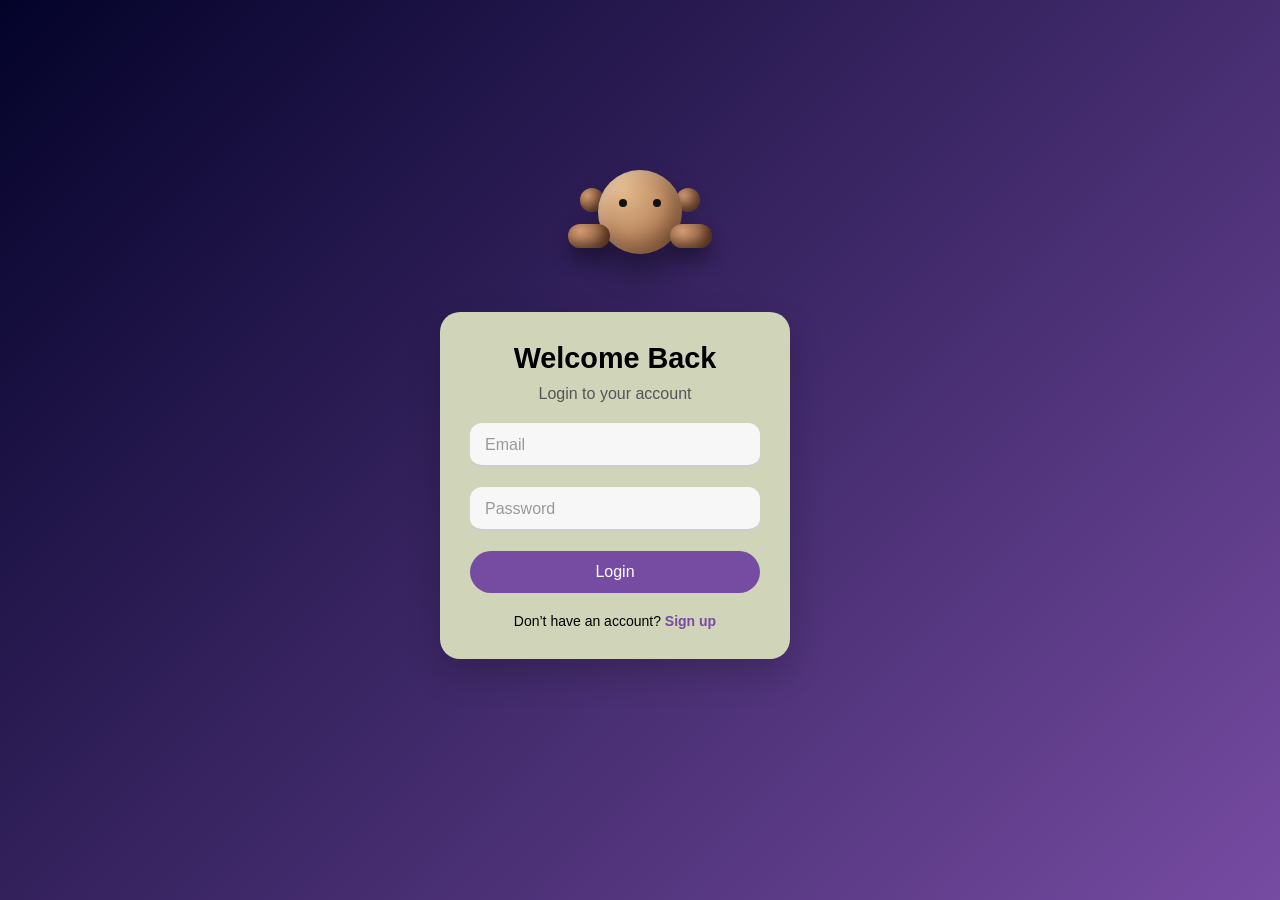
<file: index.html>
<!DOCTYPE html>
<html lang="en">
<head>
  <meta charset="UTF-8">
  <title>Login</title>
  <!-- VIEWPORT for mobile -->
  <meta name="viewport" content="width=device-width, initial-scale=1.0">
  <link rel="stylesheet" href="style.css">
</head>
<body>

  <!-- LOGIN WRAPPER -->
  <div class="login-wrapper">

    <!-- Monkey animation -->
    <div class="monkey-wrapper">
      <div class="monkey">
        <div class="ear left"></div>
        <div class="ear right"></div>

        <div class="face">
          <div class="eye left"></div>
          <div class="eye right"></div>
        </div>

        <div class="hand left-hand"></div>
        <div class="hand right-hand"></div>
      </div>
    </div>

    <!-- Login Card -->
    <div class="container">
      <h2 class="title">Welcome Back</h2>
      <p class="subtitle">Login to your account</p>

      <form class="form">
        <div class="input-box">
          <input type="email" required>
          <label>Email</label>
        </div>

        <div class="input-box">
          <input type="password" id="password" required>
          <label>Password</label>
        </div>

        <button type="submit">Login</button>
      </form>

      <p class="switch">
        Don’t have an account?
        <a href="signup.html">Sign up</a>
      </p>
    </div>

  </div>

  <script src="script.js"></script>
</body>
</html>
</file>
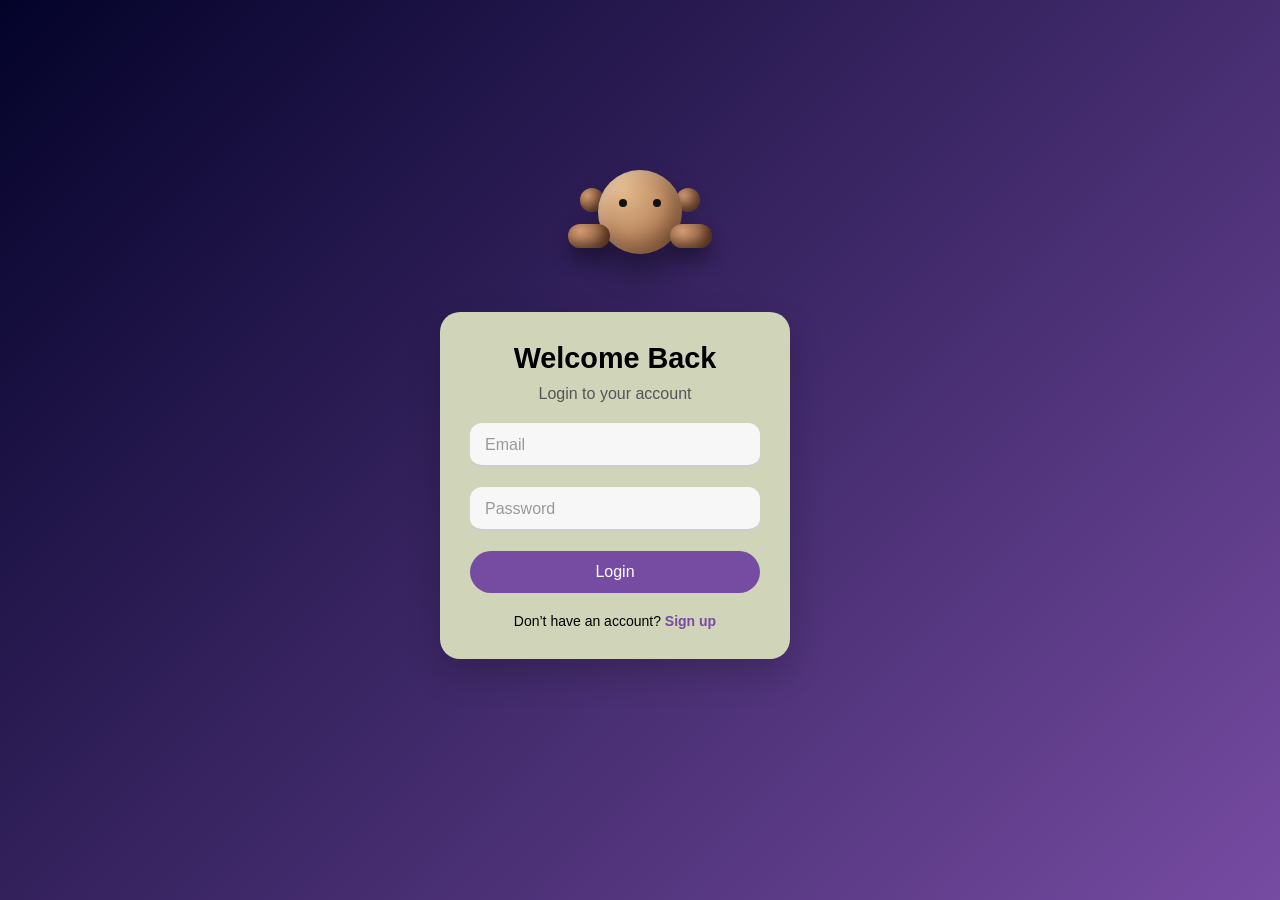
<file: login.html>
<!DOCTYPE html>
<html lang="en">
<head>
  <meta charset="UTF-8">
  <title>Login</title>
  <link rel="stylesheet" href="style.css">
</head>
<body>

  <!-- LOGIN WRAPPER (IMPORTANT) -->
  <div class="login-wrapper">

    <!-- Monkey ABOVE container -->
    <div class="monkey-wrapper">
      <div class="monkey">
        <div class="ear left"></div>
        <div class="ear right"></div>

        <div class="face">
          <div class="eye left"></div>
          <div class="eye right"></div>
        </div>

        <div class="hand left-hand"></div>
        <div class="hand right-hand"></div>
      </div>
    </div>

    <!-- Login Card -->
    <div class="container">
      <h2 class="title">Welcome Back</h2>
      <p class="subtitle">Login to your account</p>

      <form class="form">
        <div class="input-box">
          <input type="email" required>
          <label>Email</label>
        </div>

        <div class="input-box">
          <input type="password" id="password" required>
          <label>Password</label>
        </div>

        <button type="submit">Login</button>
      </form>

      <p class="switch">
        Don’t have an account?
        <a href="signup.html">Sign up</a>
      </p>
    </div>

  </div>

  <script src="script.js"></script>
</body>

</html>
</file>
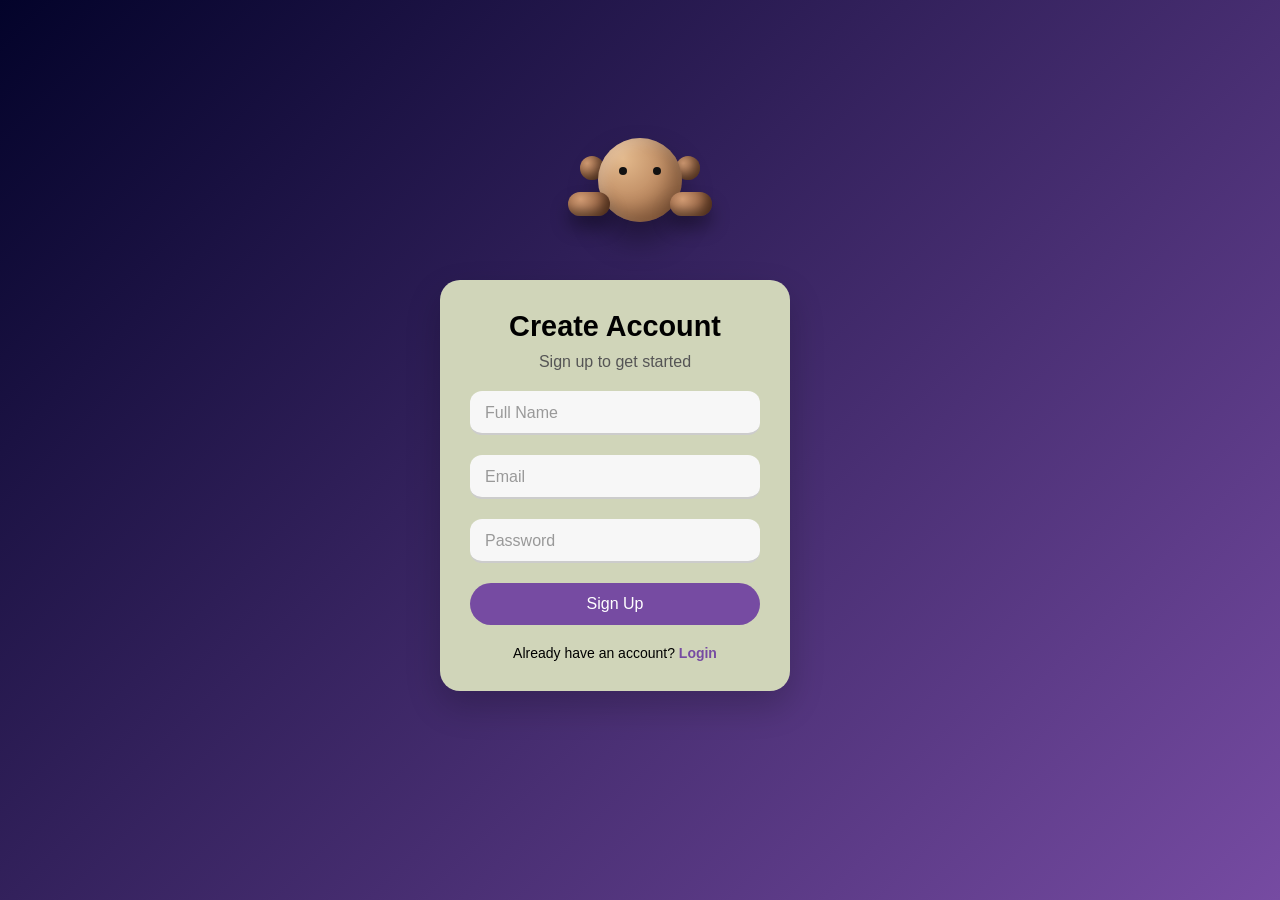
<file: signup.html>
<!DOCTYPE html>
<html lang="en">
<head>
  <meta charset="UTF-8">
  <meta name="viewport" content="width=device-width, initial-scale=1.0"> <!-- mobile friendly -->
  <title>Sign Up</title>
  <link rel="stylesheet" href="style.css">
</head>
<body>

  <!-- SIGNUP WRAPPER -->
  <div class="login-wrapper">

    <!-- Monkey ABOVE container -->
    <div class="monkey-wrapper">
      <div class="monkey">
        <div class="ear left"></div>
        <div class="ear right"></div>

        <div class="face">
          <div class="eye left"></div>
          <div class="eye right"></div>
        </div>

        <div class="hand left-hand"></div>
        <div class="hand right-hand"></div>
      </div>
    </div>

    <!-- Signup Card -->
    <div class="container">
      <h2 class="title">Create Account</h2>
      <p class="subtitle">Sign up to get started</p>

      <form class="form">
        <div class="input-box">
          <input type="text" required>
          <label>Full Name</label>
        </div>

        <div class="input-box">
          <input type="email" required>
          <label>Email</label>
        </div>

        <div class="input-box">
          <input type="password" id="password" required>
          <label>Password</label>
        </div>

        <button type="submit">Sign Up</button>
      </form>

      <p class="switch">
        Already have an account?
        <a href="index.html">Login</a>
      </p>
    </div>

  </div>

  <script src="script.js"></script>
</body>
</html>
</file>
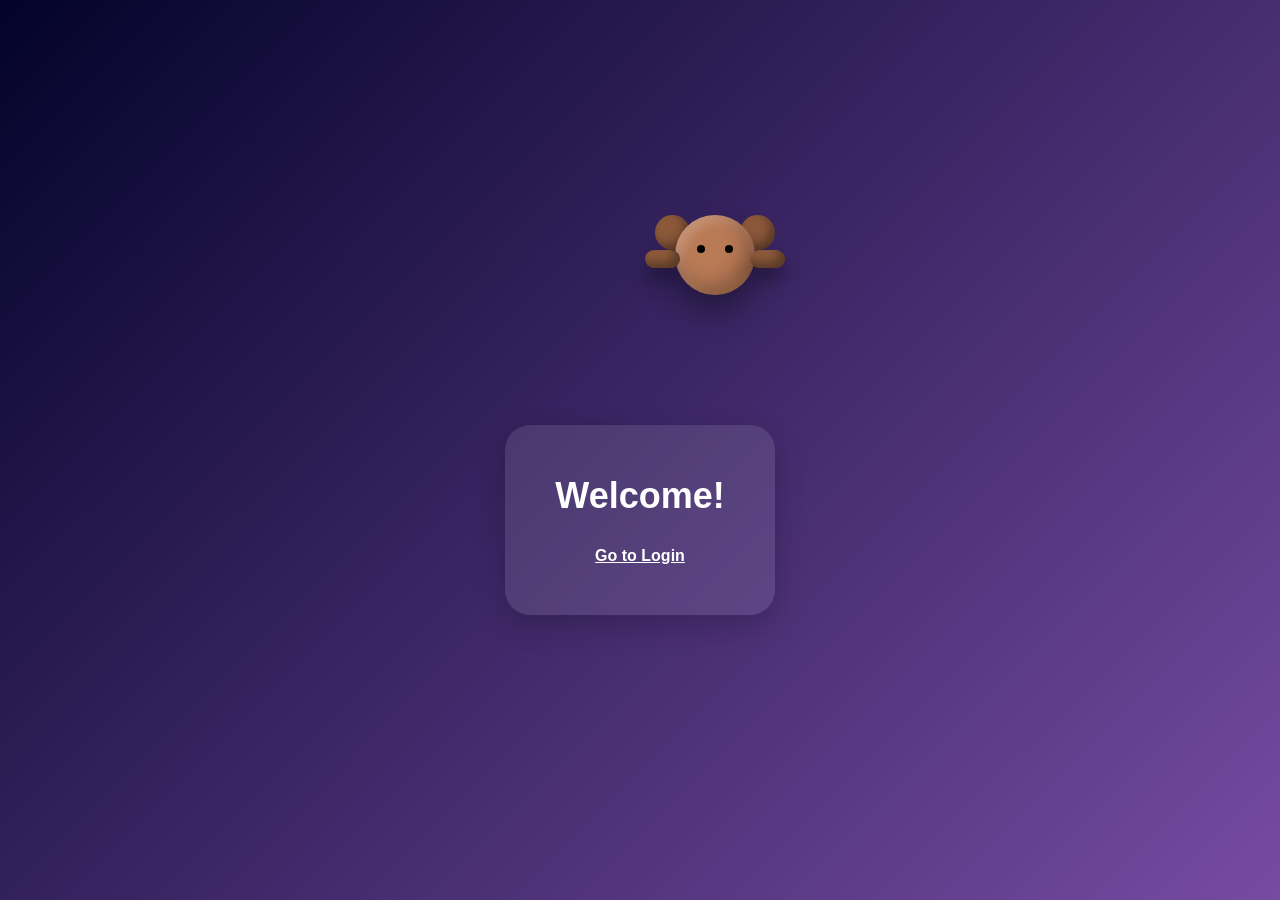
<file: welcome.html>
<!DOCTYPE html>
<html lang="en">
<head>
  <meta charset="UTF-8">
  <title>Welcome</title>
  <link rel="stylesheet" href="style.css">
  <style>
    body {
      display: flex;
      justify-content: center;
      align-items: center;
      flex-direction: column;
      height: 100vh;
      background: linear-gradient(135deg, #03032a, #764ba2);
      font-family: 'Poppins', sans-serif;
      color: white;
      text-align: center;
    }

    .welcome-wrapper {
      position: relative;
      display: flex;
      flex-direction: column;
      align-items: center;
    }

    .monkey-wrapper {
      position: relative;
      width: 120px;
      height: 120px;
      margin-bottom: 20px;
      animation: wave 2s infinite alternate;
    }

    .monkey {
      position: relative;
      width: 100%;
      height: 100%;
    }

    /* Ears */
    .ear {
      width: 35px;
      height: 35px;
      background: #8d5a3b;
      border-radius: 50%;
      position: absolute;
      top: 20px;
    }
    .ear.left { left: 0; }
    .ear.right { right: 0; }

    /* Face */
    .face {
      width: 80px;
      height: 80px;
      background: #b97a56;
      border-radius: 50%;
      position: absolute;
      top: 20px;
      left: 20px;
    }

    /* Eyes */
    .eye {
      width: 8px;
      height: 8px;
      background: #000;
      border-radius: 50%;
      position: absolute;
      top: 30px;
    }
    .eye.left { left: 22px; }
    .eye.right { right: 22px; }

    /* Hands */
    .hand {
      width: 35px;
      height: 18px;
      background: #8d5a3b;
      border-radius: 20px;
      position: absolute;
      top: 55px;
      transition: 0.4s ease;
    }
    .left-hand { left: -10px; }
    .right-hand { right: -10px; }

    /* Cover eyes animation */
    .monkey.hide .left-hand {
      transform: translate(30px, -15px) rotate(20deg);
    }
    .monkey.hide .right-hand {
      transform: translate(-30px, -15px) rotate(-20deg);
    }
    .monkey.hide .eye { opacity: 0; }

    /* Wave animation */
    @keyframes wave {
      0% { transform: rotate(0deg); }
      50% { transform: rotate(10deg); }
      100% { transform: rotate(-10deg); }
    }

    .welcome-box {
      background: rgba(255,255,255,0.1);
      padding: 50px;
      border-radius: 25px;
      box-shadow: 0 10px 30px rgba(0,0,0,0.2);
    }

    .welcome-box h1 {
      font-size: 36px;
      margin-bottom: 20px;
      animation: floatText 2s infinite ease-in-out;
    }
    .welcome-box p { font-size: 18px; }
    .welcome-box a {
      color: #fff;
      font-weight: bold;
      text-decoration: underline;
      margin-top: 10px;
      display: inline-block;
    }

    @keyframes floatText {
      0%,100% { transform: translateY(0); }
      50% { transform: translateY(-8px); }
    }
  </style>
</head>
<body>
  <div class="welcome-wrapper">

    <!-- Monkey above welcome box -->
    <div class="monkey-wrapper">
      <div class="monkey" id="monkey">
        <div class="ear left"></div>
        <div class="ear right"></div>
        <div class="face">
          <div class="eye left"></div>
          <div class="eye right"></div>
        </div>
        <div class="hand left-hand"></div>
        <div class="hand right-hand"></div>
      </div>
    </div>

    <div class="welcome-box">
      <h1 id="welcome-msg">Welcome!</h1>
    
      <a href="login.html">Go to Login</a>
    </div>

  </div>

  <script>
    // Show username
    const username = localStorage.getItem("username");
    const welcomeMsg = document.getElementById("welcome-msg");
    if (username && welcomeMsg) {
      welcomeMsg.textContent = `Welcome, ${username}!`;
    }

    // Optional: monkey waves when page loads
    const monkey = document.getElementById("monkey");
    setTimeout(() => {
      monkey.classList.add("wave");
    }, 500);
  </script>
</body>
</html>
</file>
<file: style.css>
/* RESET & FONTS */
* {
  margin: 0;
  padding: 0;
  box-sizing: border-box;
  font-family: 'Poppins', sans-serif;
}

body {
  min-height: 100vh;
  background: linear-gradient(135deg, #03032a, #764ba2);
  display: flex;
  justify-content: center;
  align-items: center;
  padding: 1rem; /* prevent touching edges on small screens */
}

/* LOGIN WRAPPER */
.login-wrapper {
  position: relative;
  width: 100%;
  max-width: 400px; /* container scales on mobile */
}

/* MONKEY ABOVE CARD */
.monkey-wrapper {
  position: absolute;
  top: -90px; /* slightly smaller for mobile */
  left: 50%;
  transform: translateX(-50%);
  z-index: 20;
  width: 120px;
  height: 120px;
}

/* MONKEY CORE */
.monkey {
  position: relative;
  width: 100%;
  height: 100%;
  perspective: 1000px;
}

/* FACE */
.face {
  width: 70%;
  height: 70%;
  background: radial-gradient(circle at 30% 25%, #e3b98c, #9a5f3a);
  border-radius: 50%;
  position: absolute;
  top: 15%;
  left: 15%;
  box-shadow:
    inset -10px -10px 18px rgba(0,0,0,0.25),
    inset 6px 6px 12px rgba(255,255,255,0.2),
    0 18px 30px rgba(0,0,0,0.35);
  transition: transform 0.45s ease;
}

/* EARS */
.ear {
  width: 20%;
  height: 20%;
  background: radial-gradient(circle at 30% 30%, #d19b73, #6f3f24);
  border-radius: 50%;
  position: absolute;
  top: 30%;
  z-index: -1;
  box-shadow: inset -5px -5px 10px rgba(0,0,0,0.35);
}

.ear.left { left: 0; }
.ear.right { right: 0; }

/* EYES */
.eye {
  width: 10%;
  height: 10%;
  background: #111;
  border-radius: 50%;
  position: absolute;
  top: 35%;
  transition: transform 0.05s ease-out;
}

.eye.left { left: 25%; }
.eye.right { right: 25%; }

/* HANDS */
.hand {
  width: 35%;
  height: 20%;
  background: radial-gradient(circle at 30% 30%, #d19b73, #6f3f24);
  border-radius: 30px;
  position: absolute;
  top: 60%;
  z-index: 5;
  box-shadow:
    inset -6px -6px 10px rgba(0,0,0,0.35),
    0 12px 18px rgba(0,0,0,0.35);
  transition: transform 0.45s cubic-bezier(.68,-0.6,.32,1.6);
}

.left-hand { left: -10%; }
.right-hand { right: -10%; }

.monkey.hide .left-hand {
  transform: translate(30px, -25px) rotate(25deg) scale(1.1);
}
.monkey.hide .right-hand {
  transform: translate(-30px, -25px) rotate(-25deg) scale(1.1);
}
.monkey.hide .eye {
  opacity: 0;
}
.monkey.hide .face {
  transform: rotateX(12deg);
}

/* LOGIN CARD */
.container {
  width: 100%;
  max-width: 350px;
  background: #d0d5b9;
  padding: 2rem;
  border-radius: 25px;
  text-align: center;
  box-shadow: 0 20px 40px rgba(0,0,0,0.2);
  animation: fadeIn 1s ease;
  margin-top: 70px; /* space for monkey */
}

/* Titles */
.title {
  font-size: 1.8rem;
  margin-bottom: 10px;
  animation: floatText 2s infinite ease-in-out;
}

.subtitle {
  color: #555;
  margin-bottom: 20px;
}

/* Input Boxes */
.input-box {
  position: relative;
  margin-bottom: 20px;
}

.input-box input {
  width: 100%;
  padding: 12px 15px;
  border: none;
  border-bottom: 2px solid #ccc;
  outline: none;
  font-size: 1rem;
  border-radius: 12px;
  background: #f7f7f7;
  transition: 0.3s;
}

.input-box input:focus {
  border-bottom-color: #764ba2;
  box-shadow: 0 4px 12px rgba(0,0,0,0.08);
}

.input-box label {
  position: absolute;
  left: 15px;
  top: 50%;
  transform: translateY(-50%);
  color: #999;
  pointer-events: none;
  transition: 0.3s;
}

.input-box input:focus + label,
.input-box input:valid + label {
  top: -12px;
  font-size: 12px;
  color: #764ba2;
  transform: none;
}

/* Button */
button {
  width: 100%;
  padding: 12px;
  border: none;
  background: #764ba2;
  color: white;
  font-size: 16px;
  border-radius: 25px;
  cursor: pointer;
  transition: 0.3s;
}

button:hover {
  background: #667eea;
}

/* Switch */
.switch {
  margin-top: 20px;
  font-size: 14px;
}

.switch a {
  color: #764ba2;
  text-decoration: none;
  font-weight: bold;
}

/* Animations */
@keyframes fadeIn {
  from { opacity: 0; transform: translateY(30px); }
  to { opacity: 1; transform: translateY(0); }
}

@keyframes floatText {
  0%,100% { transform: translateY(0); }
  50% { transform: translateY(-8px); }
}

/* RESPONSIVE MEDIA QUERY */
@media screen and (max-width: 400px) {
  .container {
    padding: 1.5rem;
    margin-top: 60px;
  }
  .title {
    font-size: 1.5rem;
  }
  .subtitle {
    font-size: 0.9rem;
  }
  .monkey-wrapper {
    top: -200px;
    width: 100px;
    height: 100px;
  }
}
/* LOGIN WRAPPER */
.login-wrapper {
  position: relative;
  width: 90%;        /* Use relative width instead of fixed 350px */
  max-width: 400px;  /* Limit on larger screens */
  margin: 0 auto;    /* Center horizontally */
}

/* CONTAINER CARD */
.container {
  width: 100%;       /* Full width inside wrapper */
  padding: 30px 30px; /* Less padding on small screens */
  border-radius: 20px;
  text-align: center;
  box-shadow: 0 15px 35px rgba(0,0,0,0.2);
}
</file>
